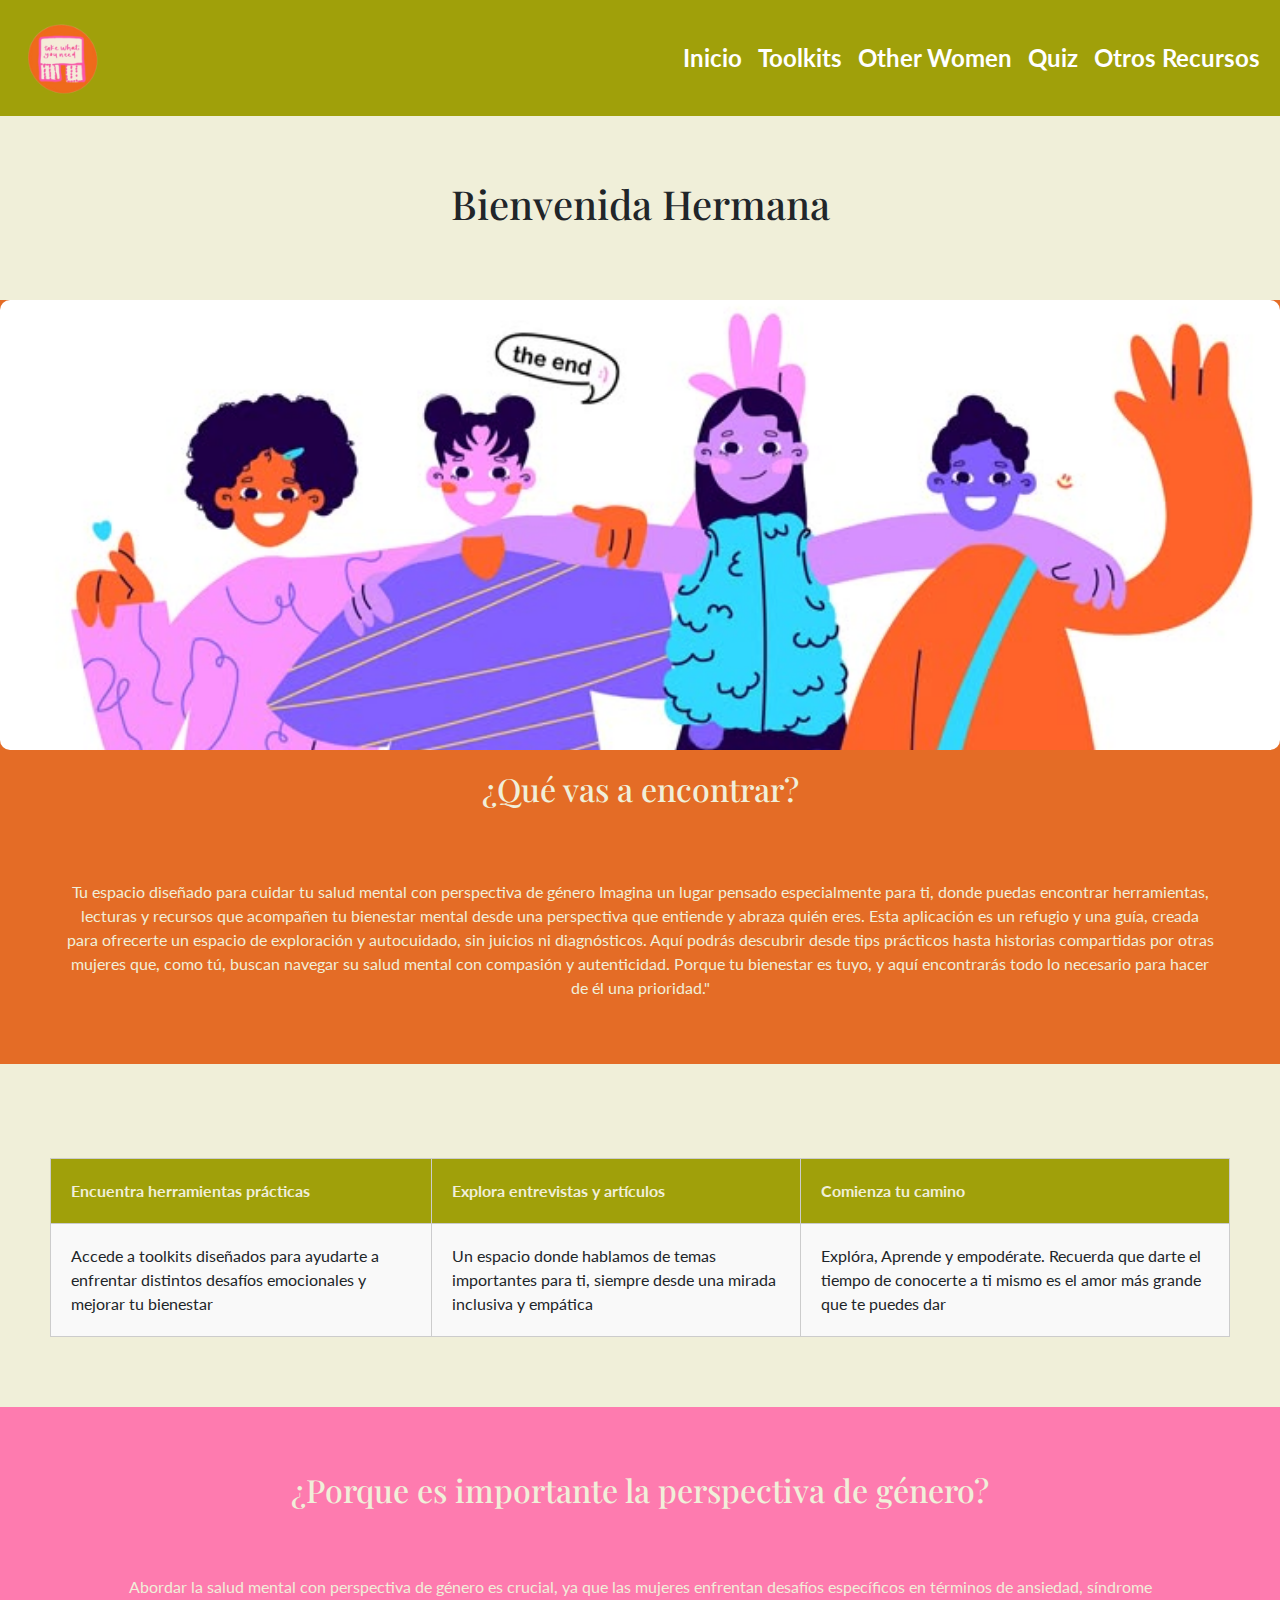
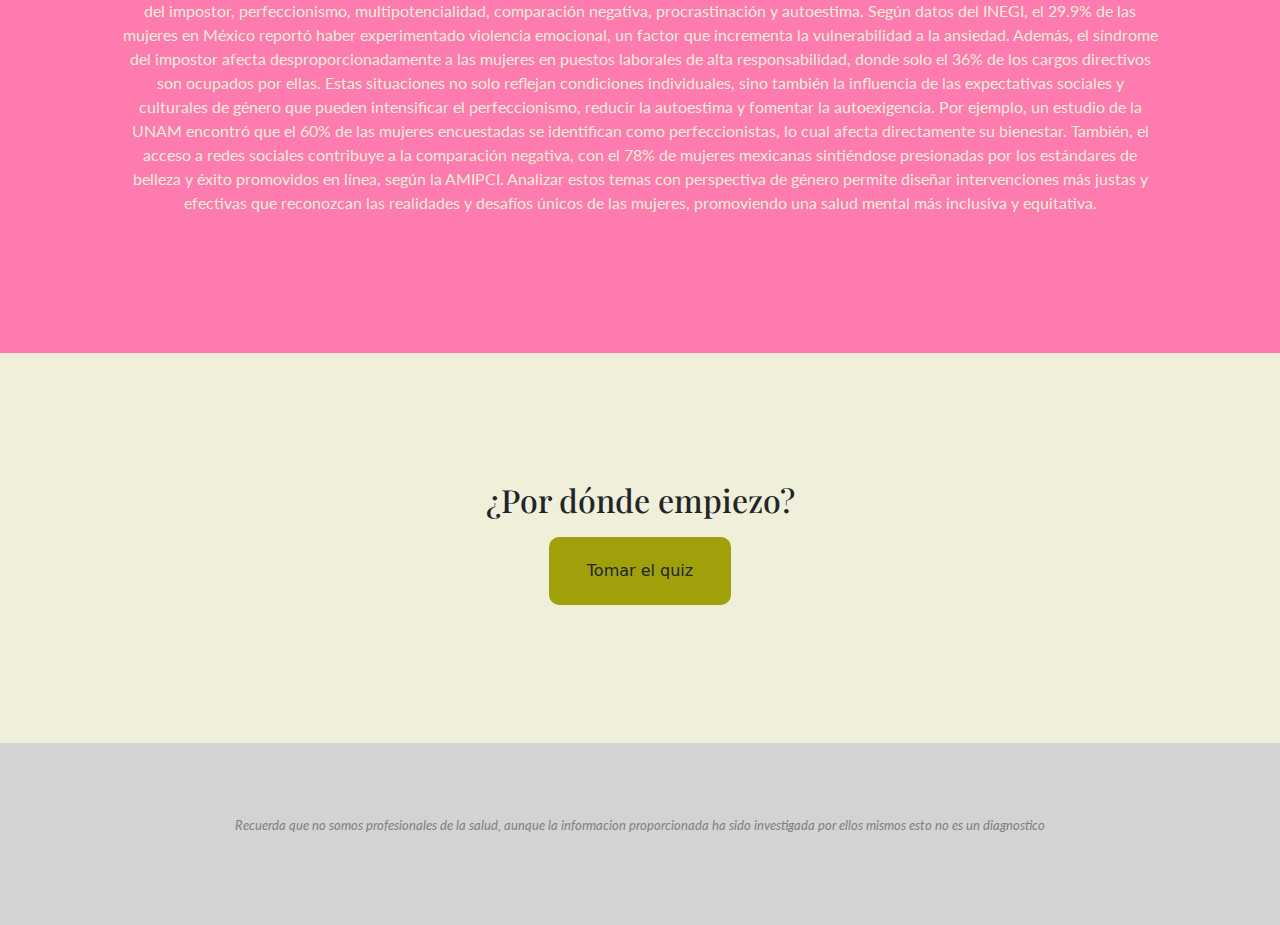
<file: index.html>
<!DOCTYPE html>
<html lang="en">
<head>
    <meta charset="UTF-8">
    <meta name="viewport" content="width=device-width, initial-scale=1.0">
    <!-- Agregue Bootstrap CSS (versión 5) -->
    <link href="https://cdn.jsdelivr.net/npm/bootstrap@5.3.2/dist/css/bootstrap.min.css" rel="stylesheet">
    <!-- link de mi css -->
    <link rel="stylesheet" href="./style.css">
    <!-- Nombre de la pestaña -->
    <title>Take one</title>
    <link rel="preconnect" href="https://fonts.googleapis.com">
    <link rel="preconnect" href="https://fonts.gstatic.com" crossorigin>
    <link href="https://fonts.googleapis.com/css2?family=Lato:ital,wght@0,100;0,300;0,400;0,700;0,900;1,100;1,300;1,400;1,700;1,900&family=Playfair+Display:ital,wght@0,400..900;1,400..900&display=swap" rel="stylesheet">
</head>

<body>
    <!-- banner principal -->
    <header>
        <!-- Nav bar usandod bootstrap -->
        <nav class="navbar navbar-expand-lg" style="background-color: #A0A00A;">
            <div class="container-fluid d-flex align-items-center">
                <!-- Agregrué el logo -->
                    <img src="img/logo.png" alt="Logo de la app" class="logo-img">
            <!-- Menú hamburguesa -->
              <button class="navbar-toggler" type="button" data-bs-toggle="collapse" data-bs-target="#navbarContenido" aria-controls="navbarContenido" aria-expanded="false" aria-label="Toggle navigation">
                <span class="navbar-toggler-icon"></span>
              </button>
          
              <div class="collapse navbar-collapse justify-content-end" id="navbarContenido">
                <ul class="navbar-nav">
                    <!-- Elemento del nav bar -->
                  <li class="nav-item">
                    <a class="nav-link text-white lato-regular" href="index.html">Inicio</a>
                  </li>

                  <li class="nav-item">
                    <a class="nav-link text-white lato-regular" href="pages/toolkit.html">Toolkits</a>
                  </li>

                  <li class="nav-item">
                    <a class="nav-link text-white lato-regular" href="pages/otherwomen.html">Other Women</a>
                  </li>

                  <li class="nav-item">
                    <a class="nav-link text-white lato-regular" href="pages/quiz.html">Quiz</a>
                  </li>

                  <li class="nav-item">
                    <a class="nav-link text-white lato-regular" href="pages/otros-recursos.html">Otros Recursos</a>
                  </li>
                </ul>
              </div>
            </div>
          </nav>
          


    </header>

    <!-- contenido principal -->
    <main>
        <h1> Bienvenida Hermana </h1>
        <section id="onboarding">
            <img src="img/FEM7.jpg" class="fullscreen-img" alt="apoyo mujeres">
            <h2> ¿Qué vas a encontrar?</h2>
            <p>Tu espacio diseñado para cuidar tu salud mental con perspectiva de género
                Imagina un lugar pensado especialmente para ti, donde puedas encontrar herramientas, lecturas y recursos que acompañen tu bienestar mental desde una perspectiva que entiende y abraza quién eres. Esta aplicación es un refugio y una guía, creada para ofrecerte un espacio de exploración y autocuidado, sin juicios ni diagnósticos. Aquí podrás descubrir desde tips prácticos hasta historias compartidas por otras mujeres que, como tú, buscan navegar su salud mental con compasión y autenticidad. Porque tu bienestar es tuyo, y aquí encontrarás todo lo necesario para hacer de él una prioridad."</p>
            <!-- imagen -->
        </section>
        
        <section id="beneficios">
            <h2></h2>
            <!-- Crear tabla -->
            <table>
                <!-- títulos de las columnas. -->
                <thead> 
                    <!-- filas de datos -->
                  <tr>
                    <!-- th es para los encabezados -->
                    <th>Encuentra herramientas prácticas</th>
                    <th>Explora entrevistas y artículos</th>
                    <th>Comienza tu camino</th>
                  </tr>
                </thead>
                <tbody>
                  <tr>
                    <td>Accede a toolkits diseñados para ayudarte a enfrentar distintos desafíos emocionales y mejorar tu bienestar</td>
                    <td>Un espacio donde hablamos de temas importantes para ti, siempre desde una mirada inclusiva y empática</td>
                    <td>Explóra, Aprende y empodérate. Recuerda que darte el tiempo de conocerte a ti mismo es el amor más grande que te puedes dar</td>
                  </tr>
                </tbody>
              </table>
        </section>

        <section id="p-genero">
            <h2>¿Porque es importante la perspectiva de género?</h2>
            <p>Abordar la salud mental con perspectiva de género es crucial, ya que las mujeres enfrentan desafíos específicos en términos de ansiedad, síndrome del impostor, perfeccionismo, multipotencialidad, comparación negativa, procrastinación y autoestima. Según datos del INEGI, el 29.9% de las mujeres en México reportó haber experimentado violencia emocional, un factor que incrementa la vulnerabilidad a la ansiedad. Además, el síndrome del impostor afecta desproporcionadamente a las mujeres en puestos laborales de alta responsabilidad, donde solo el 36% de los cargos directivos son ocupados por ellas.
                Estas situaciones no solo reflejan condiciones individuales, sino también la influencia de las expectativas sociales y culturales de género que pueden intensificar el perfeccionismo, reducir la autoestima y fomentar la autoexigencia. Por ejemplo, un estudio de la UNAM encontró que el 60% de las mujeres encuestadas se identifican como perfeccionistas, lo cual afecta directamente su bienestar. También, el acceso a redes sociales contribuye a la comparación negativa, con el 78% de mujeres mexicanas sintiéndose presionadas por los estándares de belleza y éxito promovidos en línea, según la AMIPCI.
                Analizar estos temas con perspectiva de género permite diseñar intervenciones más justas y efectivas que reconozcan las realidades y desafíos únicos de las mujeres, promoviendo una salud mental más inclusiva y equitativa.</p>
        </section>

        <section id="quiz-home">
            <h2>¿Por dónde empiezo?</h2>
            <!-- Agregar link que lleve a pagina quiz -->
            <div class="btn-center">
            <a href="pages/quiz.html" class="btn">Tomar el quiz</a>
            </div>
        </section>
       
    </main>
        <!-- Agregar para funcionalidades java -->
        <script src="https://cdn.jsdelivr.net/npm/bootstrap@5.3.2/dist/js/bootstrap.bundle.min.js"></script>
</body>

    <!-- pie de pagina -->
     <footer>
        <p> Recuerda que no somos profesionales de la salud, aunque la informacion proporcionada ha sido investigada por ellos mismos esto no es un diagnostico</p>
     </footer>

</html>
</file>
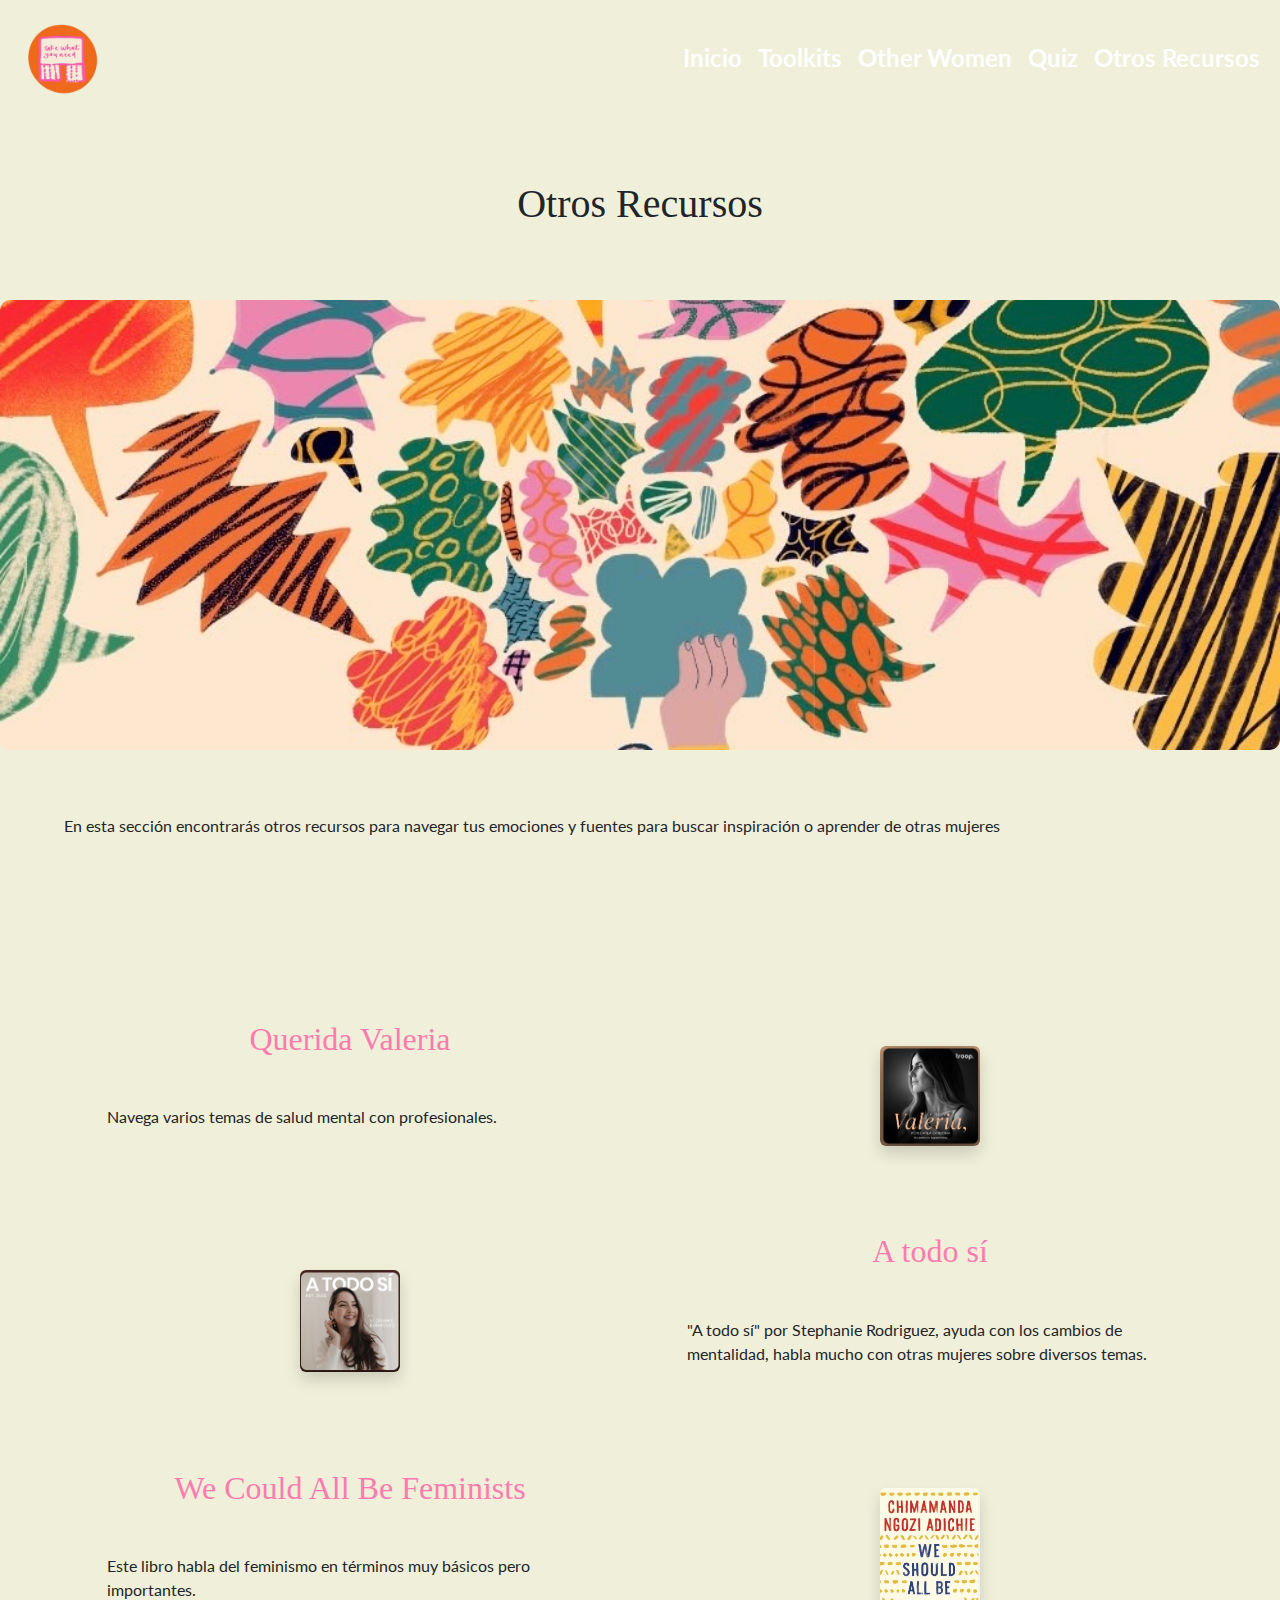
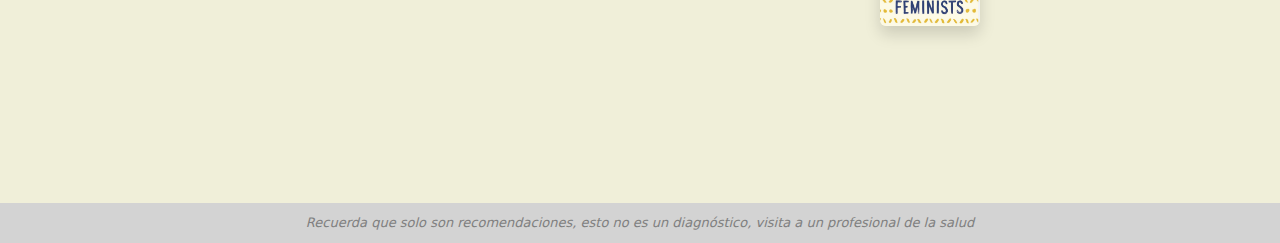
<file: pages/otros-recursos.html>
<!DOCTYPE html>
<html lang="en">
<head>
    <meta charset="UTF-8">
    <meta name="viewport" content="width=device-width, initial-scale=1.0">
        <!-- Agregue Bootstrap CSS (versión 5) -->
    <link href="https://cdn.jsdelivr.net/npm/bootstrap@5.3.2/dist/css/bootstrap.min.css" rel="stylesheet">
    <link rel="stylesheet" href="./style.css">
    <link href="https://fonts.googleapis.com/css2?family=Lato:wght@400;700&display=swap" rel="stylesheet">
    <title>Otros Recursos</title>
    
</head>

<body>
<header>
  <!-- Nav bar usandod bootstrap -->
  <nav class="navbar navbar-expand-lg" >
      <div class="container-fluid d-flex align-items-center">
          <!-- Agregrué el logo -->
              <img src="../img/logo.png" alt="Logo de la app" class="logo-img">
      <!-- Menú hamburguesa -->
        <button class="navbar-toggler" type="button" data-bs-toggle="collapse" data-bs-target="#navbarContenido" aria-controls="navbarContenido" aria-expanded="false" aria-label="Toggle navigation">
          <span class="navbar-toggler-icon"></span>
        </button>
    
        <div class="collapse navbar-collapse justify-content-end" id="navbarContenido">
          <ul class="navbar-nav">
              <!-- Elemento del nav bar -->
            <li class="nav-item">
              <a class="nav-link text-white lato-regular" href="../index.html">Inicio</a>
            </li>

            <li class="nav-item">
              <a class="nav-link text-white lato-regular" href="../pages/toolkit.html">Toolkits</a>
            </li>

            <li class="nav-item">
              <a class="nav-link text-white lato-regular" href="../pages/otherwomen.html">Other Women</a>
            </li>

            <li class="nav-item">
              <a class="nav-link text-white lato-regular" href="../pages/quiz.html">Quiz</a>
            </li>

            <li class="nav-item">
              <a class="nav-link text-white lato-regular" href="../pages/otros-recursos.html">Otros Recursos</a>
            </li>
          </ul>
        </div>
      </div>
    </nav>
    

 
</header>


    <h1>Otros Recursos</h1>
    <img src="../img/otrosRecursos.jpg" class="fullscreen-img" alt="preguntas">
    <p>En esta sección encontrarás otros recursos para navegar tus emociones y fuentes para buscar inspiración o aprender de otras mujeres </p>

      
    <section id="recursos" class="container my-5">
      <!-- Recurso 1 -->
      <div class="recurso-snippet">
        <div class="recurso-contenido">
          <h2 class="playfair-display-title">Querida Valeria</h2>
          <p class="lato-regular">
            Navega varios temas de salud mental con profesionales.
          </p>
        </div>
        <div class="recurso-imagen">
          <img src="../img/QueridaValeria.png" alt="Querida Valeria" class="img-fluid rounded shadow">
        </div>
      </div>
    
      <!-- Recurso 2 -->
      <div class="recurso-snippet reverse">
        <div class="recurso-contenido">
          <h2 class="playfair-display-title">A todo sí</h2>
          <p class="lato-regular">
            "A todo sí" por Stephanie Rodriguez, ayuda con los cambios de mentalidad, habla mucho con otras mujeres sobre diversos temas.
          </p>
        </div>
        <div class="recurso-imagen">
          <img src="../img/atodosi.png" alt="A todo sí" class="img-fluid rounded shadow">
        </div>
      </div>
    
      <!-- Recurso 3 -->
      <div class="recurso-snippet">
        <div class="recurso-contenido">
          <h2 class="playfair-display-title">We Could All Be Feminists</h2>
          <p class="lato-regular">
            Este libro habla del feminismo en términos muy básicos pero importantes.
          </p>
        </div>
        <div class="recurso-imagen">
          <img src="../img/feminists.png" alt="Libro: We Could All Be Feminists" class="img-fluid rounded shadow">
        </div>
      </div>
    </section>

  <!-- Agregar para funcionalidades java -->
  <script src="https://cdn.jsdelivr.net/npm/bootstrap@5.3.2/dist/js/bootstrap.bundle.min.js"></script>
</body>

<footer>Recuerda que solo son recomendaciones, esto no es un diagnóstico, visita a un profesional de la salud</footer>
</html>
</file>
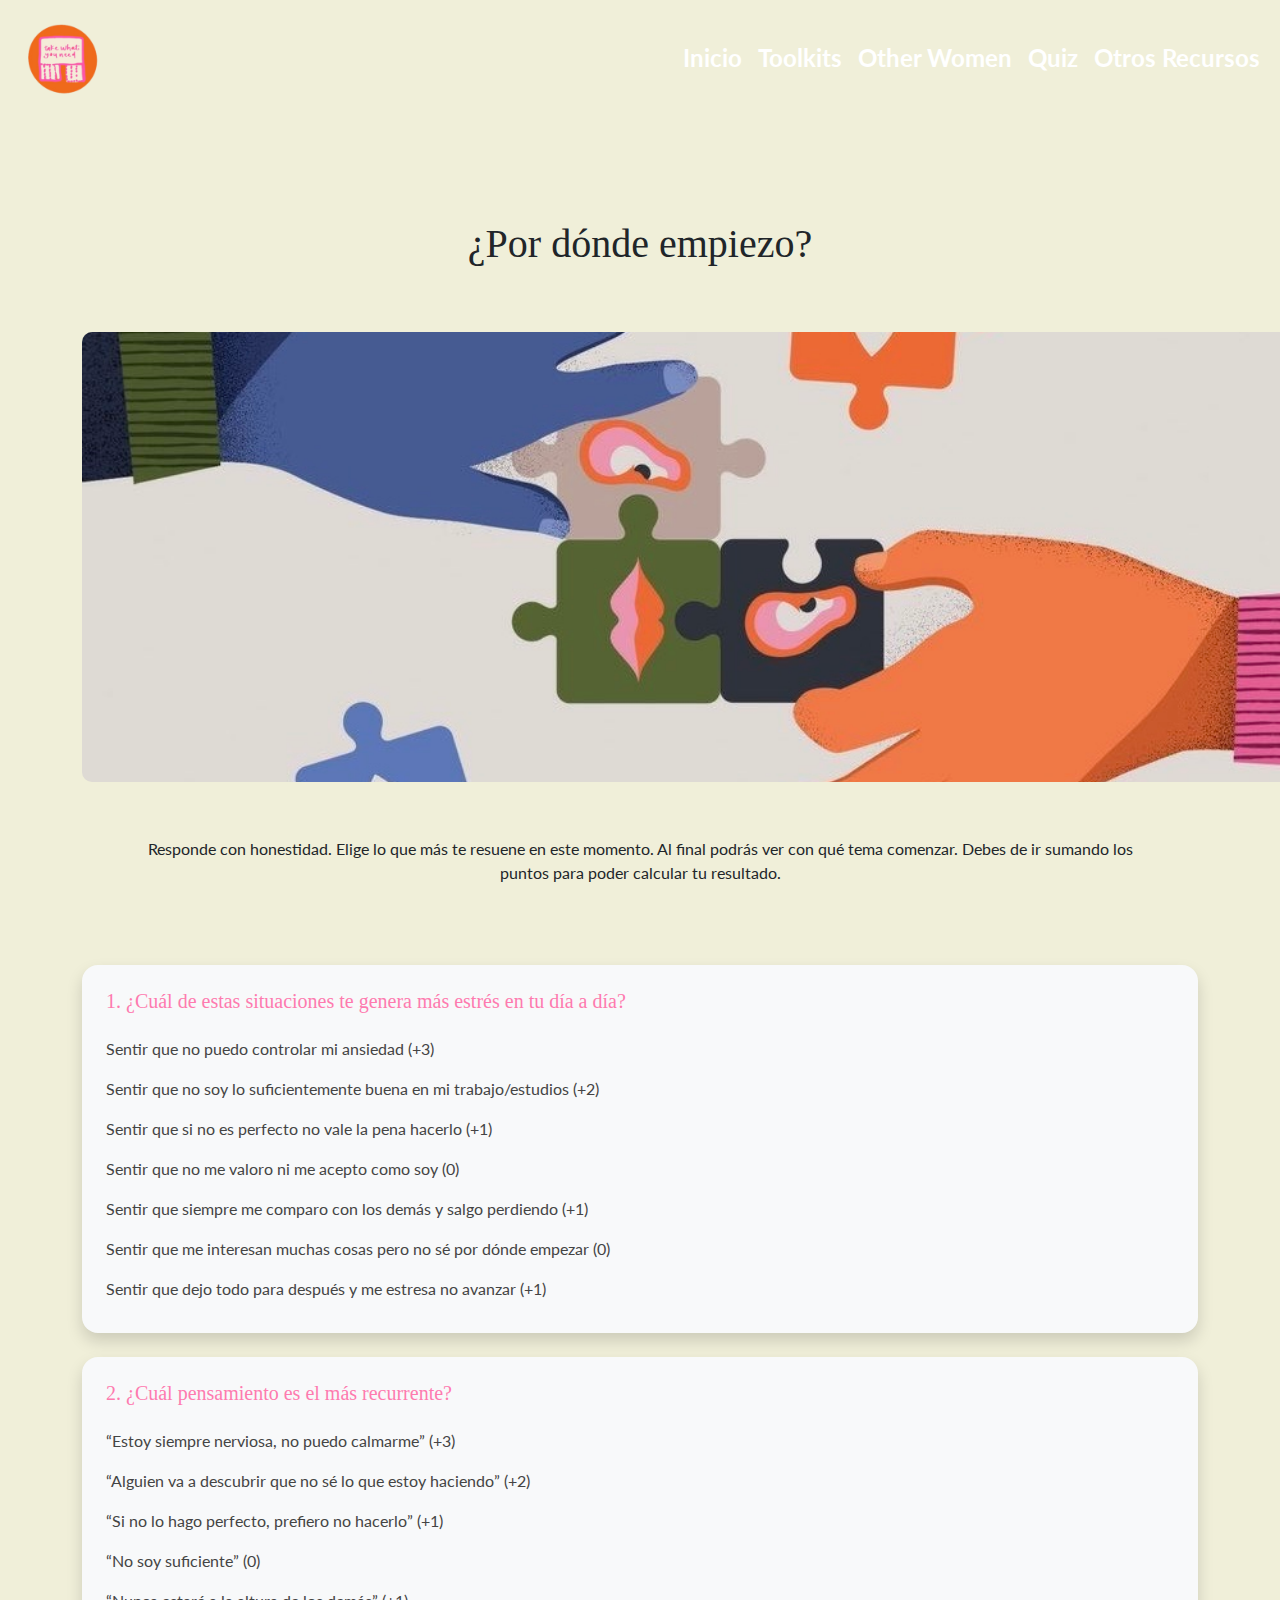
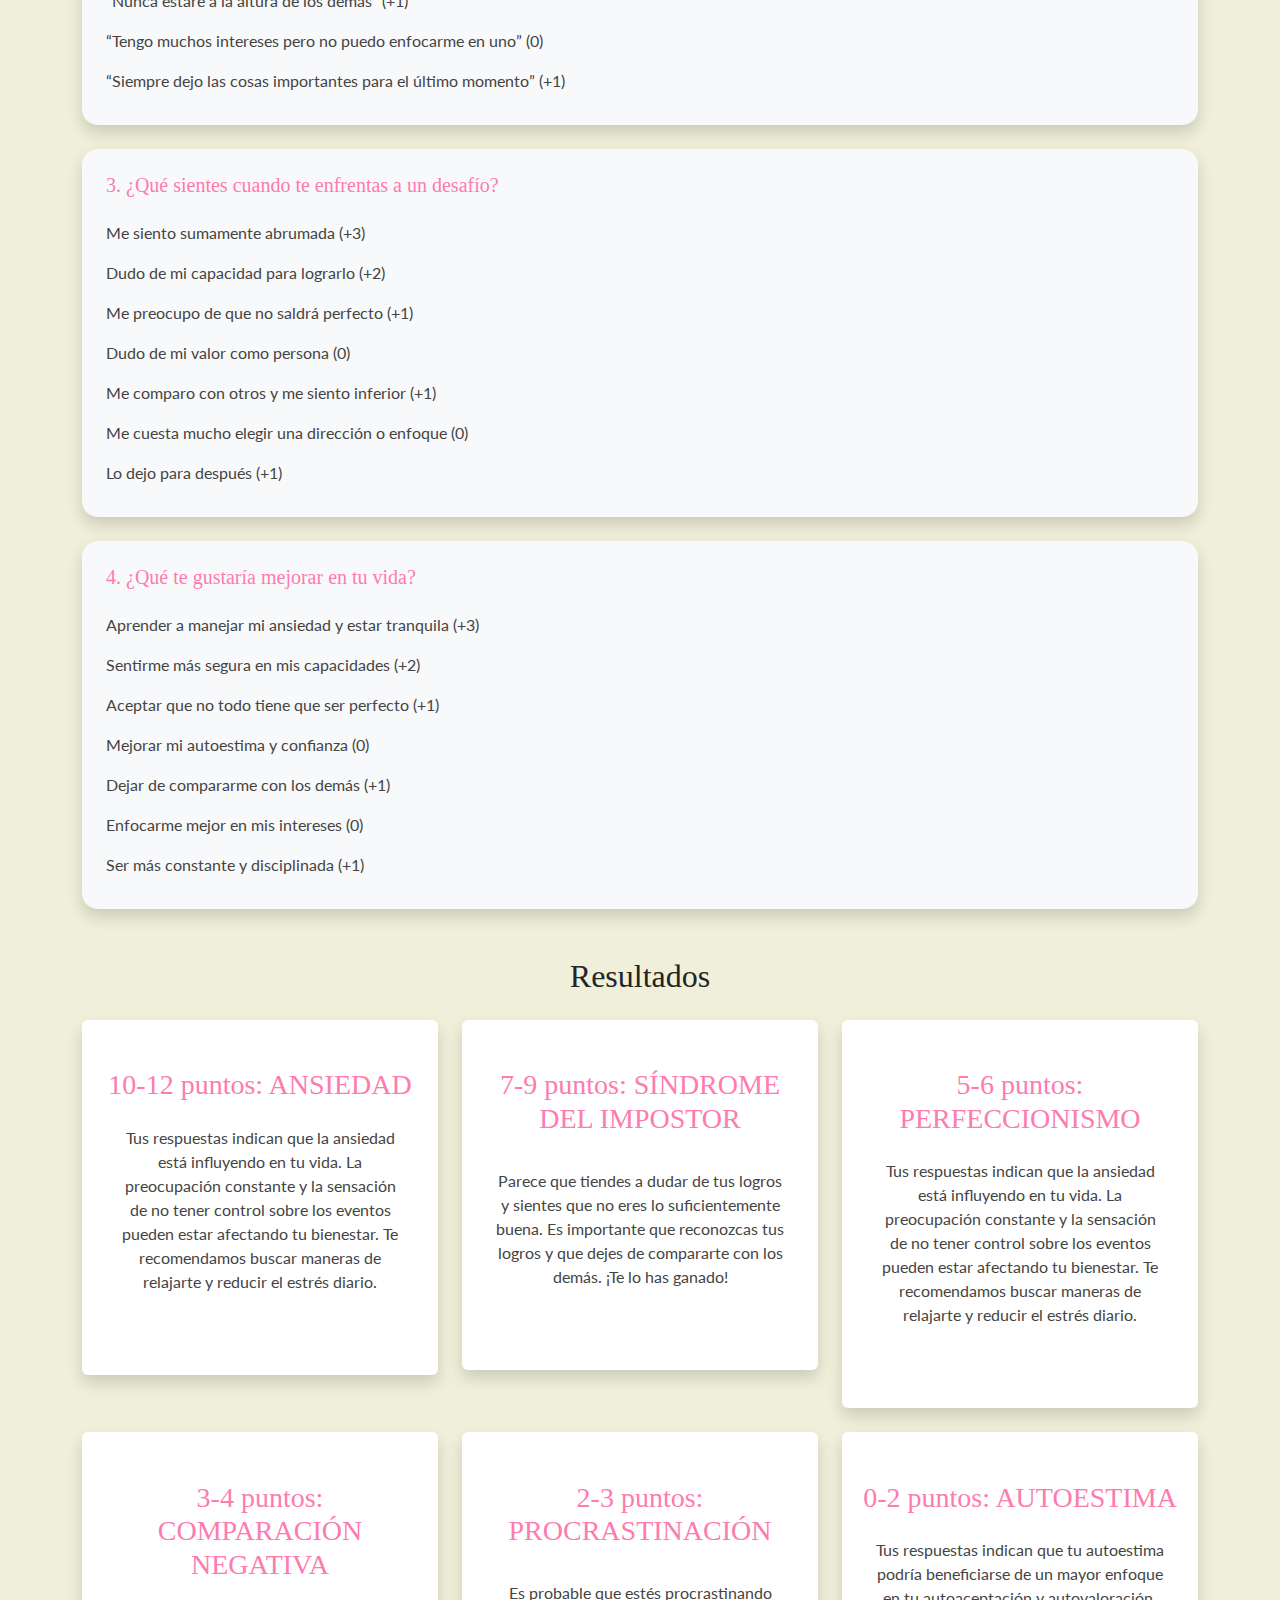
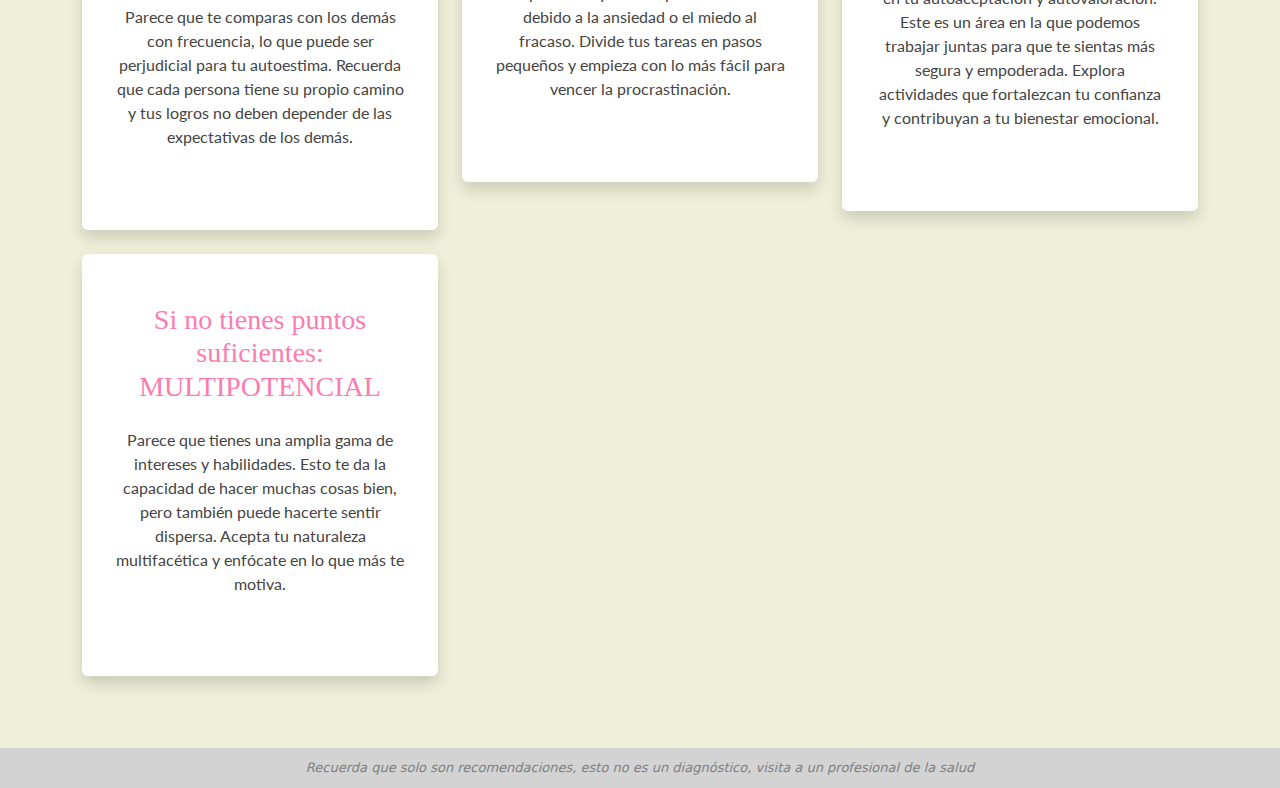
<file: pages/quiz.html>
<!DOCTYPE html>
<html lang="en">
<head>
    <meta charset="UTF-8">
    <meta name="viewport" content="width=device-width, initial-scale=1.0">
    <!-- Agregue Bootstrap CSS (versión 5) -->
    <link href="https://cdn.jsdelivr.net/npm/bootstrap@5.3.2/dist/css/bootstrap.min.css" rel="stylesheet">
    <link rel="stylesheet" href="./style.css">
    <link href="https://fonts.googleapis.com/css2?family=Lato:wght@400;700&display=swap" rel="stylesheet">
    <title>Quiz</title>
</head>

<body>
<header>

  
    <!-- Nav bar usandod bootstrap -->
    <nav class="navbar navbar-expand-lg" >
        <div class="container-fluid d-flex align-items-center">
            <!-- Agregrué el logo -->
                <img src="/img/logo.png" alt="Logo de la app" class="logo-img">
        <!-- Menú hamburguesa -->
          <button class="navbar-toggler" type="button" data-bs-toggle="collapse" data-bs-target="#navbarContenido" aria-controls="navbarContenido" aria-expanded="false" aria-label="Toggle navigation">
            <span class="navbar-toggler-icon"></span>
          </button>
      
          <div class="collapse navbar-collapse justify-content-end" id="navbarContenido">
            <ul class="navbar-nav">
                <!-- Elemento del nav bar -->
              <li class="nav-item">
                <a class="nav-link text-white lato-regular" href="../index.html">Inicio</a>
              </li>

              <li class="nav-item">
                <a class="nav-link text-white lato-regular" href="../pages/toolkit.html">Toolkits</a>
              </li>

              <li class="nav-item">
                <a class="nav-link text-white lato-regular" href="../pages/otherwomen.html">Other Women</a>
              </li>

              <li class="nav-item">
                <a class="nav-link text-white lato-regular" href="../pages/quiz.html">Quiz</a>
              </li>

              <li class="nav-item">
                <a class="nav-link text-white lato-regular" href="../pages/otros-recursos.html">Otros Recursos</a>
              </li>
            </ul>
          </div>
        </div>
      </nav>
      

  
</header>


    <section id="quiz" class="container my-5">
        <div class="text-center mb-4">
          <h1 class="playfair-display-title">¿Por dónde empiezo?</h1>
          <img src="../img/preguntas.jpg" class="fullscreen-img" alt="preguntas">
          <p class="lato-regular">
            Responde con honestidad. Elige lo que más te resuene en este momento. Al final podrás ver con qué tema comenzar.
            Debes de ir sumando los puntos para poder calcular tu resultado.
          </p>
        </div>
      
        <!-- Pregunta 1 -->
        <div class="card mb-4 p-4 shadow rounded-4 border-0 bg-light">
          <h5 class="mb-3">1. ¿Cuál de estas situaciones te genera más estrés en tu día a día?</h5>
          <ul class="list-group list-group-flush">
            <li class="list-group-item bg-transparent">Sentir que no puedo controlar mi ansiedad (+3)</li>
            <li class="list-group-item bg-transparent">Sentir que no soy lo suficientemente buena en mi trabajo/estudios (+2)</li>
            <li class="list-group-item bg-transparent">Sentir que si no es perfecto no vale la pena hacerlo (+1)</li>
            <li class="list-group-item bg-transparent">Sentir que no me valoro ni me acepto como soy (0)</li>
            <li class="list-group-item bg-transparent">Sentir que siempre me comparo con los demás y salgo perdiendo (+1)</li>
            <li class="list-group-item bg-transparent">Sentir que me interesan muchas cosas pero no sé por dónde empezar (0)</li>
            <li class="list-group-item bg-transparent">Sentir que dejo todo para después y me estresa no avanzar (+1)</li>
          </ul>
        </div>
      
        <!-- Pregunta 2 -->
        <div class="card mb-4 p-4 shadow rounded-4 border-0 bg-light">
          <h5 class="mb-3">2. ¿Cuál pensamiento es el más recurrente?</h5>
          <ul class="list-group list-group-flush">
            <li class="list-group-item bg-transparent">“Estoy siempre nerviosa, no puedo calmarme” (+3)</li>
            <li class="list-group-item bg-transparent">“Alguien va a descubrir que no sé lo que estoy haciendo” (+2)</li>
            <li class="list-group-item bg-transparent">“Si no lo hago perfecto, prefiero no hacerlo” (+1)</li>
            <li class="list-group-item bg-transparent">“No soy suficiente” (0)</li>
            <li class="list-group-item bg-transparent">“Nunca estaré a la altura de los demás” (+1)</li>
            <li class="list-group-item bg-transparent">“Tengo muchos intereses pero no puedo enfocarme en uno” (0)</li>
            <li class="list-group-item bg-transparent">“Siempre dejo las cosas importantes para el último momento” (+1)</li>
          </ul>
        </div>
      
        <!-- Pregunta 3 -->
        <div class="card mb-4 p-4 shadow rounded-4 border-0 bg-light">
          <h5 class="mb-3">3. ¿Qué sientes cuando te enfrentas a un desafío?</h5>
          <ul class="list-group list-group-flush">
            <li class="list-group-item bg-transparent">Me siento sumamente abrumada (+3)</li>
            <li class="list-group-item bg-transparent">Dudo de mi capacidad para lograrlo (+2)</li>
            <li class="list-group-item bg-transparent">Me preocupo de que no saldrá perfecto (+1)</li>
            <li class="list-group-item bg-transparent">Dudo de mi valor como persona (0)</li>
            <li class="list-group-item bg-transparent">Me comparo con otros y me siento inferior (+1)</li>
            <li class="list-group-item bg-transparent">Me cuesta mucho elegir una dirección o enfoque (0)</li>
            <li class="list-group-item bg-transparent">Lo dejo para después (+1)</li>
          </ul>
        </div>
      
        <!-- Pregunta 4 -->
        <div class="card mb-4 p-4 shadow rounded-4 border-0 bg-light">
          <h5 class="mb-3">4. ¿Qué te gustaría mejorar en tu vida?</h5>
          <ul class="list-group list-group-flush">
            <li class="list-group-item bg-transparent">Aprender a manejar mi ansiedad y estar tranquila (+3)</li>
            <li class="list-group-item bg-transparent">Sentirme más segura en mis capacidades (+2)</li>
            <li class="list-group-item bg-transparent">Aceptar que no todo tiene que ser perfecto (+1)</li>
            <li class="list-group-item bg-transparent">Mejorar mi autoestima y confianza (0)</li>
            <li class="list-group-item bg-transparent">Dejar de compararme con los demás (+1)</li>
            <li class="list-group-item bg-transparent">Enfocarme mejor en mis intereses (0)</li>
            <li class="list-group-item bg-transparent">Ser más constante y disciplinada (+1)</li>
          </ul>
        </div>
      </section>

      <section id="resultados" class="container my-5">
        <h2 class="playfair-display-title text-center mb-4">Resultados</h2>
    
        <div class="row">
            <!-- Resultado: ANSIEDAD -->
            <div class="col-md-4 mb-4">
                <div class="card shadow rounded border-0">
                    <div class="card-body">
                        <h3 class="playfair-display-title">10-12 puntos: ANSIEDAD</h3>
                        <p class="lato-regular">
                            Tus respuestas indican que la ansiedad está influyendo en tu vida. La preocupación constante y la sensación de no tener control sobre los eventos pueden estar afectando tu bienestar. Te recomendamos buscar maneras de relajarte y reducir el estrés diario.
                        </p>
                    </div>
                </div>
            </div>
    
            <!-- Resultado: SÍNDROME DEL IMPOSTOR -->
            <div class="col-md-4 mb-4">
                <div class="card shadow rounded border-0">
                    <div class="card-body">
                        <h3 class="playfair-display-title">7-9 puntos: SÍNDROME DEL IMPOSTOR</h3>
                        <p class="lato-regular">
                            Parece que tiendes a dudar de tus logros y sientes que no eres lo suficientemente buena. Es importante que reconozcas tus logros y que dejes de compararte con los demás. ¡Te lo has ganado!
                        </p>
                    </div>
                </div>
            </div>
    
            <!-- Resultado: PERFECCIONISMO -->
            <div class="col-md-4 mb-4">
                <div class="card shadow rounded border-0">
                    <div class="card-body">
                        <h3 class="playfair-display-title">5-6 puntos: PERFECCIONISMO</h3>
                        <p class="lato-regular">
                            Tus respuestas indican que la ansiedad está influyendo en tu vida. La preocupación constante y la sensación de no tener control sobre los eventos pueden estar afectando tu bienestar. Te recomendamos buscar maneras de relajarte y reducir el estrés diario.
                        </p>
                    </div>
                </div>
            </div>
    
            <!-- Resultado: COMPARACIÓN NEGATIVA -->
            <div class="col-md-4 mb-4">
                <div class="card shadow rounded border-0">
                    <div class="card-body">
                        <h3 class="playfair-display-title">3-4 puntos: COMPARACIÓN NEGATIVA</h3>
                        <p class="lato-regular">
                            Parece que te comparas con los demás con frecuencia, lo que puede ser perjudicial para tu autoestima. Recuerda que cada persona tiene su propio camino y tus logros no deben depender de las expectativas de los demás.
                        </p>
                    </div>
                </div>
            </div>
    
            <!-- Resultado: PROCRASTINACIÓN -->
            <div class="col-md-4 mb-4">
                <div class="card shadow rounded border-0">
                    <div class="card-body">
                        <h3 class="playfair-display-title">2-3 puntos: PROCRASTINACIÓN</h3>
                        <p class="lato-regular">
                            Es probable que estés procrastinando debido a la ansiedad o el miedo al fracaso. Divide tus tareas en pasos pequeños y empieza con lo más fácil para vencer la procrastinación.
                        </p>
                    </div>
                </div>
            </div>
    
            <!-- Resultado: AUTOESTIMA -->
            <div class="col-md-4 mb-4">
                <div class="card shadow rounded border-0">
                    <div class="card-body">
                        <h3 class="playfair-display-title">0-2 puntos: AUTOESTIMA</h3>
                        <p class="lato-regular">
                            Tus respuestas indican que tu autoestima podría beneficiarse de un mayor enfoque en tu autoaceptación y autovaloración. Este es un área en la que podemos trabajar juntas para que te sientas más segura y empoderada. Explora actividades que fortalezcan tu confianza y contribuyan a tu bienestar emocional.
                        </p>
                    </div>
                </div>
            </div>
    
            <!-- Resultado: MULTIPOTENCIAL -->
            <div class="col-md-4 mb-4">
                <div class="card shadow rounded border-0">
                    <div class="card-body">
                        <h3 class="playfair-display-title">Si no tienes puntos suficientes: MULTIPOTENCIAL</h3>
                        <p class="lato-regular">
                            Parece que tienes una amplia gama de intereses y habilidades. Esto te da la capacidad de hacer muchas cosas bien, pero también puede hacerte sentir dispersa. Acepta tu naturaleza multifacética y enfócate en lo que más te motiva.
                        </p>
                    </div>
                </div>
            </div>
        </div>
    </section>
    
      <!-- Agregar para funcionalidades java -->
      <script src="https://cdn.jsdelivr.net/npm/bootstrap@5.3.2/dist/js/bootstrap.bundle.min.js"></script>

</body>

<footer>Recuerda que solo son recomendaciones, esto no es un diagnóstico, visita a un profesional de la salud</footer>
</html>
</file>
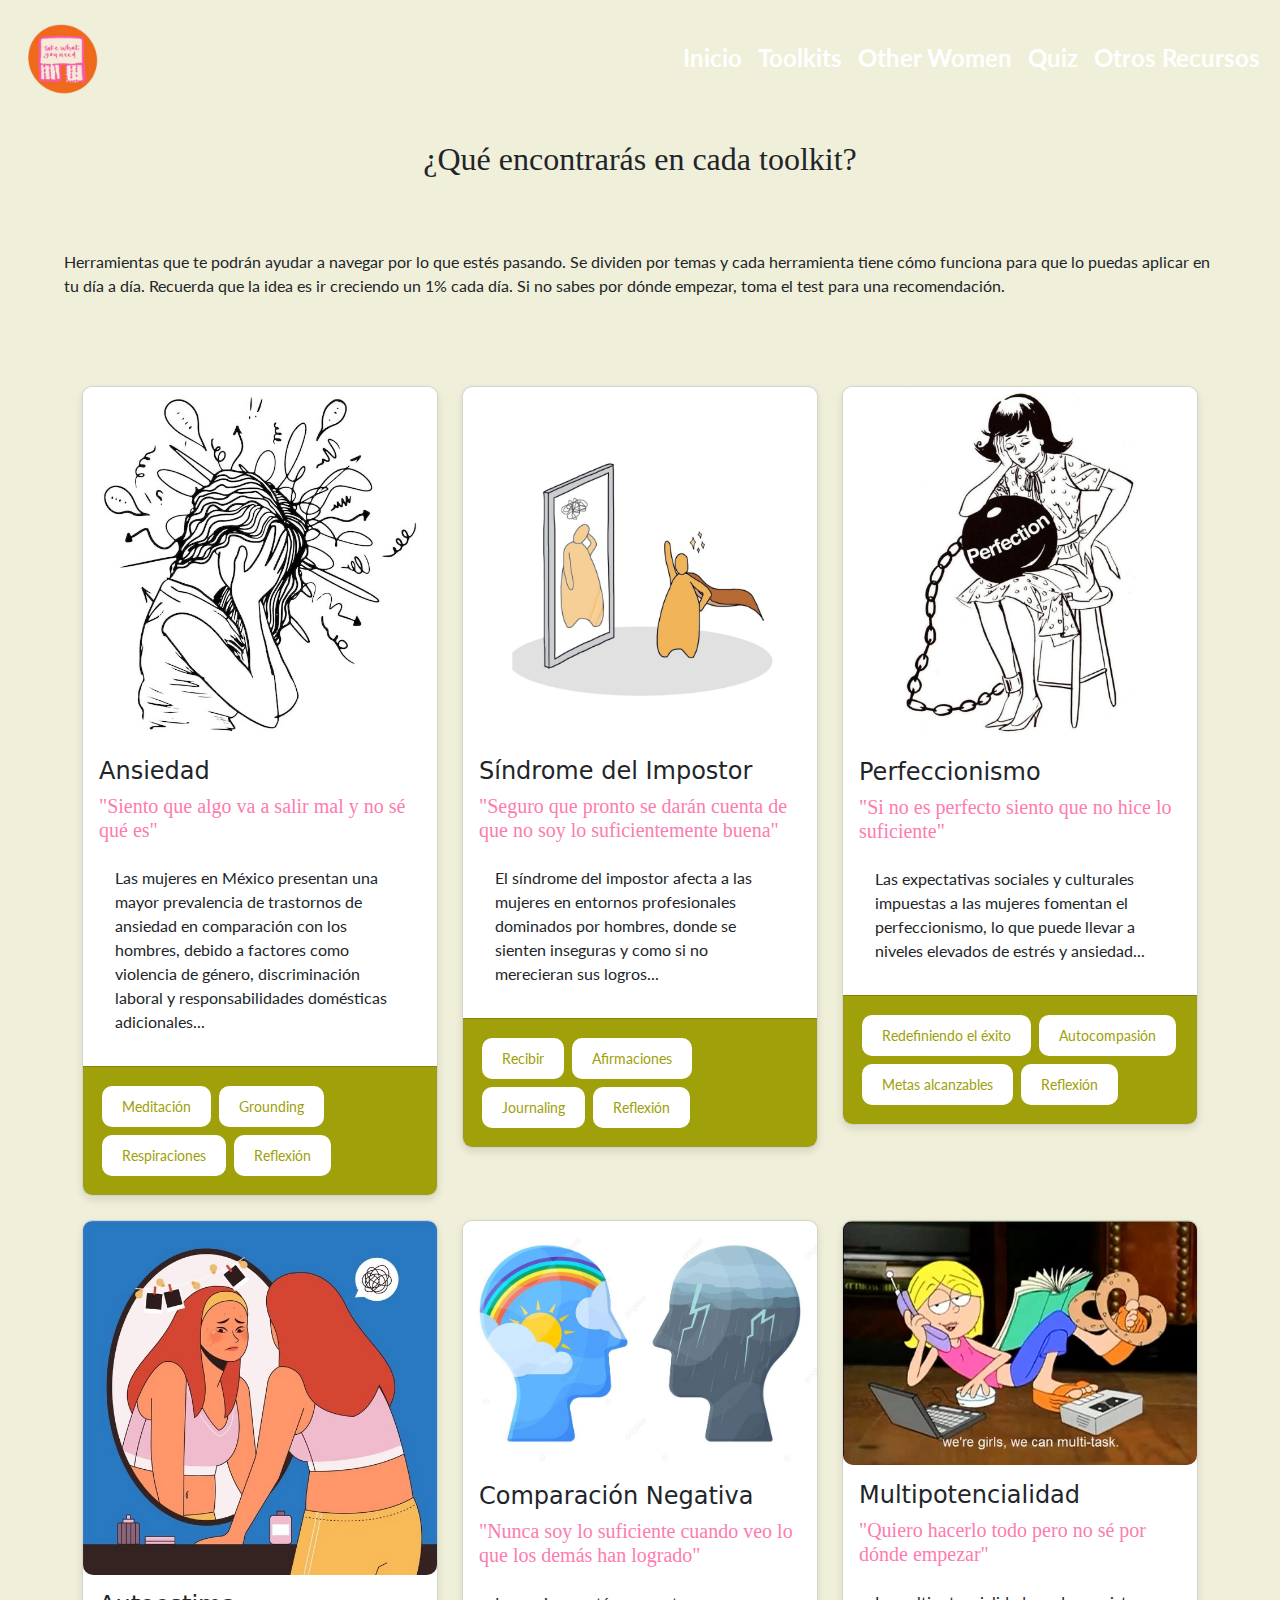
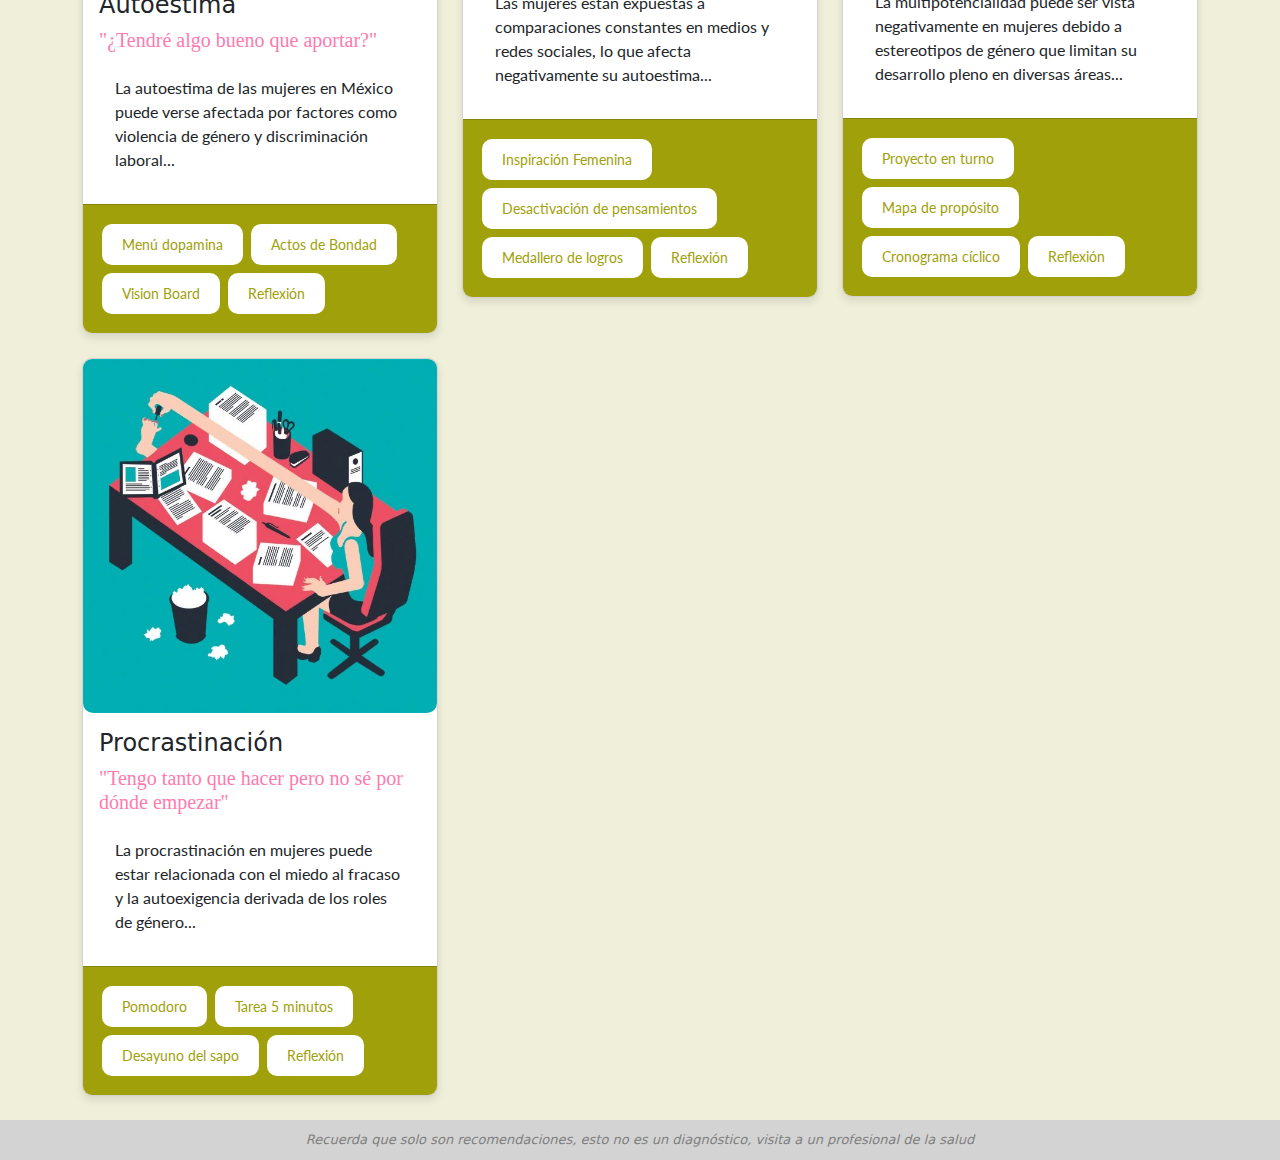
<file: pages/toolkit.html>
<!DOCTYPE html>
<section lang="en">
<head>
    <meta charset="UTF-8">
    <meta name="viewport" content="width=device-width, initial-scale=1.0">
    <link href="https://cdn.jsdelivr.net/npm/bootstrap@5.3.2/dist/css/bootstrap.min.css" rel="stylesheet">
    <link rel="stylesheet" href="style.css">
    <link href="https://fonts.googleapis.com/css2?family=Lato:wght@400;700&display=swap" rel="stylesheet">
    <title>Toolkits</title>
</head>

<body>
<header>
  <nav class="navbar navbar-expand-lg">
      <div class="container-fluid d-flex align-items-center">
          <img src="../img/logo.png" alt="Logo de la app" class="logo-img">
          <button class="navbar-toggler" type="button" data-bs-toggle="collapse" data-bs-target="#navbarContenido" aria-controls="navbarContenido" aria-expanded="false" aria-label="Toggle navigation">
            <span class="navbar-toggler-icon"></span>
          </button>
          <div class="collapse navbar-collapse justify-content-end" id="navbarContenido">
            <ul class="navbar-nav">
              <li class="nav-item">
                <a class="nav-link text-white lato-regular" href="../index.html">Inicio</a>
              </li>
              <li class="nav-item">
                <a class="nav-link text-white lato-regular" href="../pages/toolkit.html">Toolkits</a>
              </li>
              <li class="nav-item">
                <a class="nav-link text-white lato-regular" href="../pages/otherwomen.html">Other Women</a>
              </li>
              <li class="nav-item">
                <a class="nav-link text-white lato-regular" href="../pages/quiz.html">Quiz</a>
              </li>
              <li class="nav-item">
                <a class="nav-link text-white lato-regular" href="../pages/otros-recursos.html">Otros Recursos</a>
              </li>
            </ul>
          </div>
      </div>
  </nav>
  
</header>

<section>
    <section id="intro-tk" class="my-4">
        <h2>¿Qué encontrarás en cada toolkit?</h2>
        <p>Herramientas que te podrán ayudar a navegar por lo que estés pasando. Se dividen por temas y cada herramienta tiene cómo funciona para que lo puedas aplicar en tu día a día. Recuerda que la idea es ir creciendo un 1% cada día. Si no sabes por dónde empezar, toma el test para una recomendación.</p>
    </section>

    <div class="container">
        <div class="row">
            <!-- Card 1: Ansiedad -->
            <div class="col-md-4 mb-4">
                <div class="card">
                    <img src="../img/ansiedad.JPG" class="card-img-top" alt="Ansiedad">
                    <div class="card-body">
                        <h4 class="card-title">Ansiedad</h4>
                        <h5 class="card-text">"Siento que algo va a salir mal y no sé qué es"</h5>
                        <p class="card-text">Las mujeres en México presentan una mayor prevalencia de trastornos de ansiedad en comparación con los hombres, debido a factores como violencia de género, discriminación laboral y responsabilidades domésticas adicionales...</p>
                    </div>
                    <div class="card-footer d-flex flex-wrap justify-content-start">
                        <button class="btn btn-primary m-1">Meditación</button>
                        <button class="btn btn-primary m-1">Grounding</button>
                        <button class="btn btn-primary m-1">Respiraciones</button>
                        <button class="btn btn-primary m-1">Reflexión</button>
                    </div>
                </div>
            </div>

            <!-- Card 2: Síndrome del Impostor -->
            <div class="col-md-4 mb-4">
                <div class="card">
                    <img src="../img/impostor.png" class="card-img-top" alt="Síndrome del Impostor">
                    <div class="card-body">
                        <h4 class="card-title">Síndrome del Impostor</h4>
                        <h5 class="card-text">"Seguro que pronto se darán cuenta de que no soy lo suficientemente buena"</h5>
                        <p class="card-text">El síndrome del impostor afecta a las mujeres en entornos profesionales dominados por hombres, donde se sienten inseguras y como si no merecieran sus logros...</p>
                    </div>
                    <div class="card-footer d-flex flex-wrap justify-content-start">
                        <button class="btn btn-primary m-1">Recibir</button>
                        <button class="btn btn-primary m-1">Afirmaciones</button>
                        <button class="btn btn-primary m-1">Journaling</button>
                        <button class="btn btn-primary m-1">Reflexión</button>
                    </div>
                </div>
            </div>

            <!-- Card 3: Perfeccionismo -->
            <div class="col-md-4 mb-4">
                <div class="card">
                    <img src="../img/perfeccionismo.JPG" class="card-img-top" alt="Perfeccionismo">
                    <div class="card-body">
                        <h4 class="card-title">Perfeccionismo</h4>
                        <h5 class="card-text">"Si no es perfecto siento que no hice lo suficiente"</h5>
                        <p class="card-text">Las expectativas sociales y culturales impuestas a las mujeres fomentan el perfeccionismo, lo que puede llevar a niveles elevados de estrés y ansiedad...</p>
                    </div>
                    <div class="card-footer d-flex flex-wrap justify-content-start">
                        <button class="btn btn-primary m-1">Redefiniendo el éxito</button>
                        <button class="btn btn-primary m-1">Autocompasión</button>
                        <button class="btn btn-primary m-1">Metas alcanzables</button>
                        <button class="btn btn-primary m-1">Reflexión</button>
                    </div>
                </div>
            </div>

            <!-- Card 4: Autoestima -->
            <div class="col-md-4 mb-4">
                <div class="card">
                    <img src="../img/autoestima.JPG" class="card-img-top" alt="Autoestima">
                    <div class="card-body">
                        <h4 class="card-title">Autoestima</h4>
                        <h5 class="card-text">"¿Tendré algo bueno que aportar?"</h5>
                        <p class="card-text">La autoestima de las mujeres en México puede verse afectada por factores como violencia de género y discriminación laboral...</p>
                    </div>
                    <div class="card-footer d-flex flex-wrap justify-content-start">
                        <button class="btn btn-primary m-1">Menú dopamina</button>
                        <button class="btn btn-primary m-1">Actos de Bondad</button>
                        <button class="btn btn-primary m-1">Vision Board</button>
                        <button class="btn btn-primary m-1">Reflexión</button>
                    </div>
                </div>
            </div>

            <!-- Card 5: Comparación Negativa -->
            <div class="col-md-4 mb-4">
                <div class="card">
                    <img src="../img/comp.JPG" class="card-img-top" alt="Comparación Negativa">
                    <div class="card-body">
                        <h4 class="card-title">Comparación Negativa</h4>
                        <h5 class="card-text">"Nunca soy lo suficiente cuando veo lo que los demás han logrado"</h5>
                        <p class="card-text">Las mujeres están expuestas a comparaciones constantes en medios y redes sociales, lo que afecta negativamente su autoestima...</p>
                    </div>
                    <div class="card-footer d-flex flex-wrap justify-content-start">
                        <button class="btn btn-primary m-1">Inspiración Femenina</button>
                        <button class="btn btn-primary m-1">Desactivación de pensamientos</button>
                        <button class="btn btn-primary m-1">Medallero de logros</button>
                        <button class="btn btn-primary m-1">Reflexión</button>
                    </div>
                </div>
            </div>

            <!-- Card 6: Multipotencialidad -->
            <div class="col-md-4 mb-4">
                <div class="card">
                    <img src="../img/mulit.JPG" class="card-img-top" alt="Multipotencialidad">
                    <div class="card-body">
                        <h4 class="card-title">Multipotencialidad</h4>
                        <h5 class="card-text">"Quiero hacerlo todo pero no sé por dónde empezar"</h5>
                        <p class="card-text">La multipotencialidad puede ser vista negativamente en mujeres debido a estereotipos de género que limitan su desarrollo pleno en diversas áreas...</p>
                    </div>
                    <div class="card-footer d-flex flex-wrap justify-content-start">
                        <button class="btn btn-primary m-1">Proyecto en turno</button>
                        <button class="btn btn-primary m-1">Mapa de propósito</button>
                        <button class="btn btn-primary m-1">Cronograma cíclico</button>
                        <button class="btn btn-primary m-1">Reflexión</button>
                    </div>
                </div>
            </div>

            <!-- Card 7: Procrastinación -->
            <div class="col-md-4 mb-4">
                <div class="card">
                    <img src="../img/porcrast.JPG" class="card-img-top" alt="Procrastinación">
                    <div class="card-body">
                        <h4 class="card-title">Procrastinación</h4>
                        <h5 class="card-text">"Tengo tanto que hacer pero no sé por dónde empezar"</h5>
                        <p class="card-text">La procrastinación en mujeres puede estar relacionada con el miedo al fracaso y la autoexigencia derivada de los roles de género...</p>
                    </div>
                    <div class="card-footer d-flex flex-wrap justify-content-start">
                        <button class="btn btn-primary m-1">Pomodoro</button>
                        <button class="btn btn-primary m-1">Tarea 5 minutos</button>
                        <button class="btn btn-primary m-1">Desayuno del sapo</button>
                        <button class="btn btn-primary m-1">Reflexión</button>
                    </div>
                </div>
            </div>
        </div>
    </div>
</section>
<script src="https://cdn.jsdelivr.net/npm/bootstrap@5.3.2/dist/js/bootstrap.bundle.min.js"></script>
</body>

<footer>Recuerda que solo son recomendaciones, esto no es un diagnóstico, visita a un profesional de la salud</footer>
</html>
</file>
<file: style.css>
/* General */
body {
    background-color: #F0EFD9;
    margin: 0;
    padding: 0;
}

.lato-regular {
    font-family: "Lato", sans-serif;
    font-weight: 400;
    font-style: normal;
}

.playfair-display-title {
    font-family: "Playfair Display", serif;
    font-optical-sizing: auto;
    font-weight: 400;
    font-style: normal;
}

h1, h2 {
    font-family: "Playfair Display";
    text-align: center;
}

h1 {
    padding: 5%;
}

p {
    font-family: "Lato", sans-serif;
    padding: 5%;
}

/* Navbar */
.navbar-nav .nav-link:hover {
    background-color: #FE7BAF;
    border-radius: 5px;
    transition: 0.3s;
}

.navbar-nav .nav-link {
    font-family: "Lato", sans-serif !important;
    font-weight: bold !important;
    font-size: 10px;
    text-align: center;
}

@media (min-width: 768px) {
    .navbar-nav .nav-link {
        font-size: 22px;
    }
}

@media (min-width: 992px) {
    .navbar-nav .nav-link {
        font-size: 24px;
    }
}

#logo-img img {
    width: 80px; /* Ajusté el tamaño del logo */
    height: auto;
    display: block;
    margin: 0 auto;
}

/* Sección Beneficios */
#beneficios {
    padding: 50px;
    display: flex;
    flex-direction: column;
    align-items: center;
    justify-content: center;
    text-align: center;
}

/* Espacio entre la imagen y el texto en la primera sección */
#onboarding img {
    margin-bottom: 20px;  /* Espacio de 20px debajo de la imagen */
}

table {
    width: 100%;
    border-collapse: collapse;
    margin: 20px 0;
}

th, td {
    padding: 20px;
    font-family: "Lato", sans-serif;
    border: 1px solid #ccc;
    text-align: left; /* Alineación de texto a la izquierda */
}

thead {
    background-color: #A0A00A;
    color: #F0EFD9;
}

tbody {
    background-color: #fff;
}

td {
    background-color: #F9F9F9;
}


th {
    font-weight: bold;
}

/* Sección Onboarding */
#onboarding {
    background-color: #e46c26;
    color: #F0EFD9;
    text-align: center;
}

#p-genero {
    background-color: #FE7BAF;
    color: #F0EFD9;
    padding: 5%;
    text-align: center;
}

a {
    color: #e46c26;
    text-align: center;
    font-family: 'Lato';
}

footer {
    color: grey;
    font-style: italic;
    font-size: small;
    text-align: center;
    padding: 10px;
    background-color: lightgray;
}

/* Sección Quiz */
#quiz-home {
    text-align: center;
    padding: 10%;
}

.btn-center {
    margin-top: 20px; /* Asegura que haya espacio entre el título y el botón */
    background-color: #A0A00A;
    text-decoration: none;
    padding: 15px 25px;
    font-size: 16px;
    border-radius: 10px;
    cursor: pointer;
    transition: background-color 0.3s;
    display: inline-block;
    text-align: center;
    margin: 10px 0;
}

.btn-center:hover {
    background-color: #FE7BAF;
}

#quiz-home {
    align-content: center;
    padding: 10%;
    text-align: center;
}

#t-ansiedad, #t-compneg {
    background-color: #FE7BAF;
    color: #F0EFD9;
}

#t-perfeccionismo, #t-procrastinacion {
    background-color: #A0A00A;
    color: #F0EFD9;
}

#video {
    text-align: center;
}

.fullscreen-img {
    width: 100vw;
    height: 50vh;
    object-fit: cover;
}

.btn-center {
    text-align: center;
}

li {
    font-family: "Lato", sans-serif;
    font-size: small;
}

img {
    width: 100px;
    height: auto;
    border-radius: 10px;
    display: block;
    margin: 0 auto;
}

/* Contenedor de las tarjetas */
.card-deck {
    display: flex;
    flex-wrap: wrap;
    gap: 20px; /* Espacio entre las tarjetas */
    justify-content: space-between;
}

/* Tarjetas individuales */
.card {
    display: flex;
    flex-direction: column;  /* Para que los elementos dentro de la tarjeta estén apilados verticalmente */
    flex: 1 1 300px; /* La tarjeta puede crecer o disminuir, pero tiene un tamaño base de 300px */
    min-height: 350px; /* Altura mínima para que todas las tarjetas tengan la misma altura */
    background-color: #fff; /* Aseguramos un fondo blanco */
    box-shadow: 0 4px 8px rgba(0, 0, 0, 0.1); /* Sombra sutil para las tarjetas */
    border-radius: 10px; /* Bordes redondeados */
    overflow: hidden; /* Para que el contenido que sobresalga no se vea */
}

/* Aseguramos que el contenido de la tarjeta crezca para ocupar el espacio restante */
.card-body {
    flex-grow: 1;
    display: flex;
    flex-direction: column; /* Asegura que los elementos dentro del body estén apilados verticalmente */
    justify-content: space-between;
}

/* Cabecera de la tarjeta */
.card-header {
    font-family: "Playfair Display", serif;
    font-size: 1.2em;
    font-weight: bold;
    color: #333;
    padding: 15px;
    background-color: #FE7BAF;
    color: #fff;
}

/* Botón en la tarjeta */
.card-footer {
    background-color: #A0A00A;
    padding: 15px;
    text-align: center;
}

/* Estilos para los botones dentro de las tarjetas */
.card-footer .btn {
    background-color: #fff;
    color: #A0A00A;
    font-family: "Lato", sans-serif;
    font-size: 14px; /* Tamaño adecuado */
    padding: 10px 20px;
    border-radius: 10px; /* Bordes redondeados */
    margin: 5px; /* Espaciado entre botones */
    border: none;
    cursor: pointer;
    transition: background-color 0.3s ease, transform 0.2s ease;
}

.card-footer .btn:hover {
    background-color: #FE7BAF;
    color: #fff;
}

/* Ajuste para pantallas pequeñas */
@media (max-width: 768px) {
    .card-deck {
        flex-direction: column;  /* Las tarjetas se apilarán verticalmente en pantallas pequeñas */
        gap: 15px;
    }
}

/* carrousel */
.custom-carousel-img {
    width: 30%;
    height: auto;
    border-radius: 10px;
    object-fit: cover;
  }

/* Entrevistas usando Grid */
.entrevista-grid {
    display: grid;
    grid-template-columns: 1fr;
    gap: 2rem;
    margin-bottom: 4rem;
  }
  
@media (min-width: 768px) {
.entrevista-grid {
      grid-template-columns: 1fr 1fr;
      align-items: center;
    }

.entrevista-grid.reverse {
      direction: rtl;
    }

.entrevista-grid.reverse > * {
      direction: ltr;
    }
  }

/* estilos de quiz */
.card h5 {
    font-family: 'Playfair Display', serif;
    color: #FE7BAF; /* Rosa mexicano */
  }

.list-group-item {
    font-family: 'Lato', sans-serif;
    font-size: 1rem;
    color: #444; /* Gris oscuro para mejor legibilidad */
    border: none;
    padding-left: 0;
  }

.list-group-item:hover {
    color: #A0A00A; /* Cambiar color de texto cuando el fondo es naranja */
    cursor: pointer;
  }


#resultados {
    text-align: center;
    text-justify:distribute
  }

#resultados h3 {
    margin-top: 10%;
    font-family: 'Playfair Display', serif;
    color: #FE7BAF;
  }

#resultados p {
    margin-bottom: 15%;
    font-family: 'Lato', sans-serif;
    font-size: 1rem;
    color: #444;
  }

#resultados .text-center p {
    font-size: 1.2rem;
  }

/* Sección de Recursos */
#recursos {
    padding: 60px 0;
    background-color: #F0EFD9;
}

/* Estilo para los títulos dentro de los recursos */
.recurso-snippet h2 {
    font-family: 'Playfair Display', serif;
    font-size: 2rem;
    color: #FE7BAF;  /* Rosa Mexicano */
    margin-bottom: 20px;
}

.recurso-snippet {
    display: grid;
    grid-template-columns: 1fr; /* una sola columna por defecto (móvil) */
    gap: 20px;
    align-items: center;
    margin-bottom: 40px;
  }
  
/* Cambia a dos columnas en pantallas grandes */
@media (min-width: 768px) {
    .recurso-snippet {
      grid-template-columns: 1fr 1fr;
    }

/* Si queremos que algunos recursos inviertan el orden (imagen izquierda) */
.recurso-snippet.reverse {
      direction: rtl;
    }

.recurso-snippet.reverse > * {
      direction: ltr;
    }
  }

.recurso-contenido {
    padding: 10px;
  }

.recurso-imagen {
    text-align: center;
  }
</file>
<file: pages/style.css>
/* General */
body {
    background-color: #F0EFD9;
    margin: 0;
    padding: 0;
}

.lato-regular {
    font-family: "Lato", sans-serif;
    font-weight: 400;
    font-style: normal;
}

.playfair-display-title {
    font-family: "Playfair Display", serif;
    font-optical-sizing: auto;
    font-weight: 400;
    font-style: normal;
}

h1, h2 {
    font-family: "Playfair Display";
    text-align: center;
}

h1 {
    padding: 5%;
}

p {
    font-family: "Lato", sans-serif;
    padding: 5%;
}

/* Navbar */
.navbar-nav .nav-link:hover {
    background-color: #FE7BAF;
    border-radius: 5px;
    transition: 0.3s;
}

.navbar-nav .nav-link {
    font-family: "Lato", sans-serif !important;
    font-weight: bold !important;
    font-size: 10px;
    text-align: center;
}

@media (min-width: 768px) {
    .navbar-nav .nav-link {
        font-size: 22px;
    }
}

@media (min-width: 992px) {
    .navbar-nav .nav-link {
        font-size: 24px;
    }
}

#logo-img img {
    width: 80px; /* Ajusté el tamaño del logo */
    height: auto;
    display: block;
    margin: 0 auto;
}

/* Sección Beneficios */
#beneficios {
    padding: 50px;
    display: flex;
    flex-direction: column;
    align-items: center;
    justify-content: center;
    text-align: center;
}

/* Espacio entre la imagen y el texto en la primera sección */
#onboarding img {
    margin-bottom: 20px;  /* Espacio de 20px debajo de la imagen */
}

table {
    width: 100%;
    border-collapse: collapse;
    margin: 20px 0;
}

th, td {
    padding: 20px;
    font-family: "Lato", sans-serif;
    border: 1px solid #ccc;
    text-align: left; /* Alineación de texto a la izquierda */
}

thead {
    background-color: #A0A00A;
    color: #F0EFD9;
}

tbody {
    background-color: #fff;
}

td {
    background-color: #F9F9F9;
}


th {
    font-weight: bold;
}

/* Sección Onboarding */
#onboarding {
    background-color: #e46c26;
    color: #F0EFD9;
    text-align: center;
}

#p-genero {
    background-color: #FE7BAF;
    color: #F0EFD9;
    padding: 5%;
    text-align: center;
}

a {
    color: #e46c26;
    text-align: center;
    font-family: 'Lato';
}

footer {
    color: grey;
    font-style: italic;
    font-size: small;
    text-align: center;
    padding: 10px;
    background-color: lightgray;
}

/* Sección Quiz */
#quiz-home {
    text-align: center;
    padding: 10%;
}

.btn-center {
    margin-top: 20px; /* Asegura que haya espacio entre el título y el botón */
    background-color: #A0A00A;
    text-decoration: none;
    padding: 15px 25px;
    font-size: 16px;
    border-radius: 10px;
    cursor: pointer;
    transition: background-color 0.3s;
    display: inline-block;
    text-align: center;
    margin: 10px 0;
}

.btn-center:hover {
    background-color: #FE7BAF;
}

#quiz-home {
    align-content: center;
    padding: 10%;
    text-align: center;
}

#t-ansiedad, #t-compneg {
    background-color: #FE7BAF;
    color: #F0EFD9;
}

#t-perfeccionismo, #t-procrastinacion {
    background-color: #A0A00A;
    color: #F0EFD9;
}

#video {
    text-align: center;
}

.fullscreen-img {
    width: 100vw;
    height: 50vh;
    object-fit: cover;
}

.btn-center {
    text-align: center;
}

li {
    font-family: "Lato", sans-serif;
    font-size: small;
}

img {
    width: 100px;
    height: auto;
    border-radius: 10px;
    display: block;
    margin: 0 auto;
}

/* Contenedor de las tarjetas */
.card-deck {
    display: flex;
    flex-wrap: wrap;
    gap: 20px; /* Espacio entre las tarjetas */
    justify-content: space-between;
}

/* Tarjetas individuales */
.card {
    display: flex;
    flex-direction: column;  /* Para que los elementos dentro de la tarjeta estén apilados verticalmente */
    flex: 1 1 300px; /* La tarjeta puede crecer o disminuir, pero tiene un tamaño base de 300px */
    min-height: 350px; /* Altura mínima para que todas las tarjetas tengan la misma altura */
    background-color: #fff; /* Aseguramos un fondo blanco */
    box-shadow: 0 4px 8px rgba(0, 0, 0, 0.1); /* Sombra sutil para las tarjetas */
    border-radius: 10px; /* Bordes redondeados */
    overflow: hidden; /* Para que el contenido que sobresalga no se vea */
}

/* Aseguramos que el contenido de la tarjeta crezca para ocupar el espacio restante */
.card-body {
    flex-grow: 1;
    display: flex;
    flex-direction: column; /* Asegura que los elementos dentro del body estén apilados verticalmente */
    justify-content: space-between;
}

/* Cabecera de la tarjeta */
.card-header {
    font-family: "Playfair Display", serif;
    font-size: 1.2em;
    font-weight: bold;
    color: #333;
    padding: 15px;
    background-color: #FE7BAF;
    color: #fff;
}

/* Botón en la tarjeta */
.card-footer {
    background-color: #A0A00A;
    padding: 15px;
    text-align: center;
}

/* Estilos para los botones dentro de las tarjetas */
.card-footer .btn {
    background-color: #fff;
    color: #A0A00A;
    font-family: "Lato", sans-serif;
    font-size: 14px; /* Tamaño adecuado */
    padding: 10px 20px;
    border-radius: 10px; /* Bordes redondeados */
    margin: 5px; /* Espaciado entre botones */
    border: none;
    cursor: pointer;
    transition: background-color 0.3s ease, transform 0.2s ease;
}

.card-footer .btn:hover {
    background-color: #FE7BAF;
    color: #fff;
}

/* Ajuste para pantallas pequeñas */
@media (max-width: 768px) {
    .card-deck {
        flex-direction: column;  /* Las tarjetas se apilarán verticalmente en pantallas pequeñas */
        gap: 15px;
    }
}

/* carrousel */
.custom-carousel-img {
    width: 30%;
    height: auto;
    border-radius: 10px;
    object-fit: cover;
  }

/* Entrevistas usando Grid */
.entrevista-grid {
    display: grid;
    grid-template-columns: 1fr;
    gap: 2rem;
    margin-bottom: 4rem;
  }
  
@media (min-width: 768px) {
.entrevista-grid {
      grid-template-columns: 1fr 1fr;
      align-items: center;
    }

.entrevista-grid.reverse {
      direction: rtl;
    }

.entrevista-grid.reverse > * {
      direction: ltr;
    }
  }

/* estilos de quiz */
.card h5 {
    font-family: 'Playfair Display', serif;
    color: #FE7BAF; /* Rosa mexicano */
  }

.list-group-item {
    font-family: 'Lato', sans-serif;
    font-size: 1rem;
    color: #444; /* Gris oscuro para mejor legibilidad */
    border: none;
    padding-left: 0;
  }

.list-group-item:hover {
    color: #A0A00A; /* Cambiar color de texto cuando el fondo es naranja */
    cursor: pointer;
  }


#resultados {
    text-align: center;
    text-justify:distribute
  }

#resultados h3 {
    margin-top: 10%;
    font-family: 'Playfair Display', serif;
    color: #FE7BAF;
  }

#resultados p {
    margin-bottom: 15%;
    font-family: 'Lato', sans-serif;
    font-size: 1rem;
    color: #444;
  }

#resultados .text-center p {
    font-size: 1.2rem;
  }

/* Sección de Recursos */
#recursos {
    padding: 60px 0;
    background-color: #F0EFD9;
}

/* Estilo para los títulos dentro de los recursos */
.recurso-snippet h2 {
    font-family: 'Playfair Display', serif;
    font-size: 2rem;
    color: #FE7BAF;  /* Rosa Mexicano */
    margin-bottom: 20px;
}

.recurso-snippet {
    display: grid;
    grid-template-columns: 1fr; /* una sola columna por defecto (móvil) */
    gap: 20px;
    align-items: center;
    margin-bottom: 40px;
  }
  
/* Cambia a dos columnas en pantallas grandes */
@media (min-width: 768px) {
    .recurso-snippet {
      grid-template-columns: 1fr 1fr;
    }

/* Si queremos que algunos recursos inviertan el orden (imagen izquierda) */
.recurso-snippet.reverse {
      direction: rtl;
    }

.recurso-snippet.reverse > * {
      direction: ltr;
    }
  }

.recurso-contenido {
    padding: 10px;
  }

.recurso-imagen {
    text-align: center;
  }
</file>
